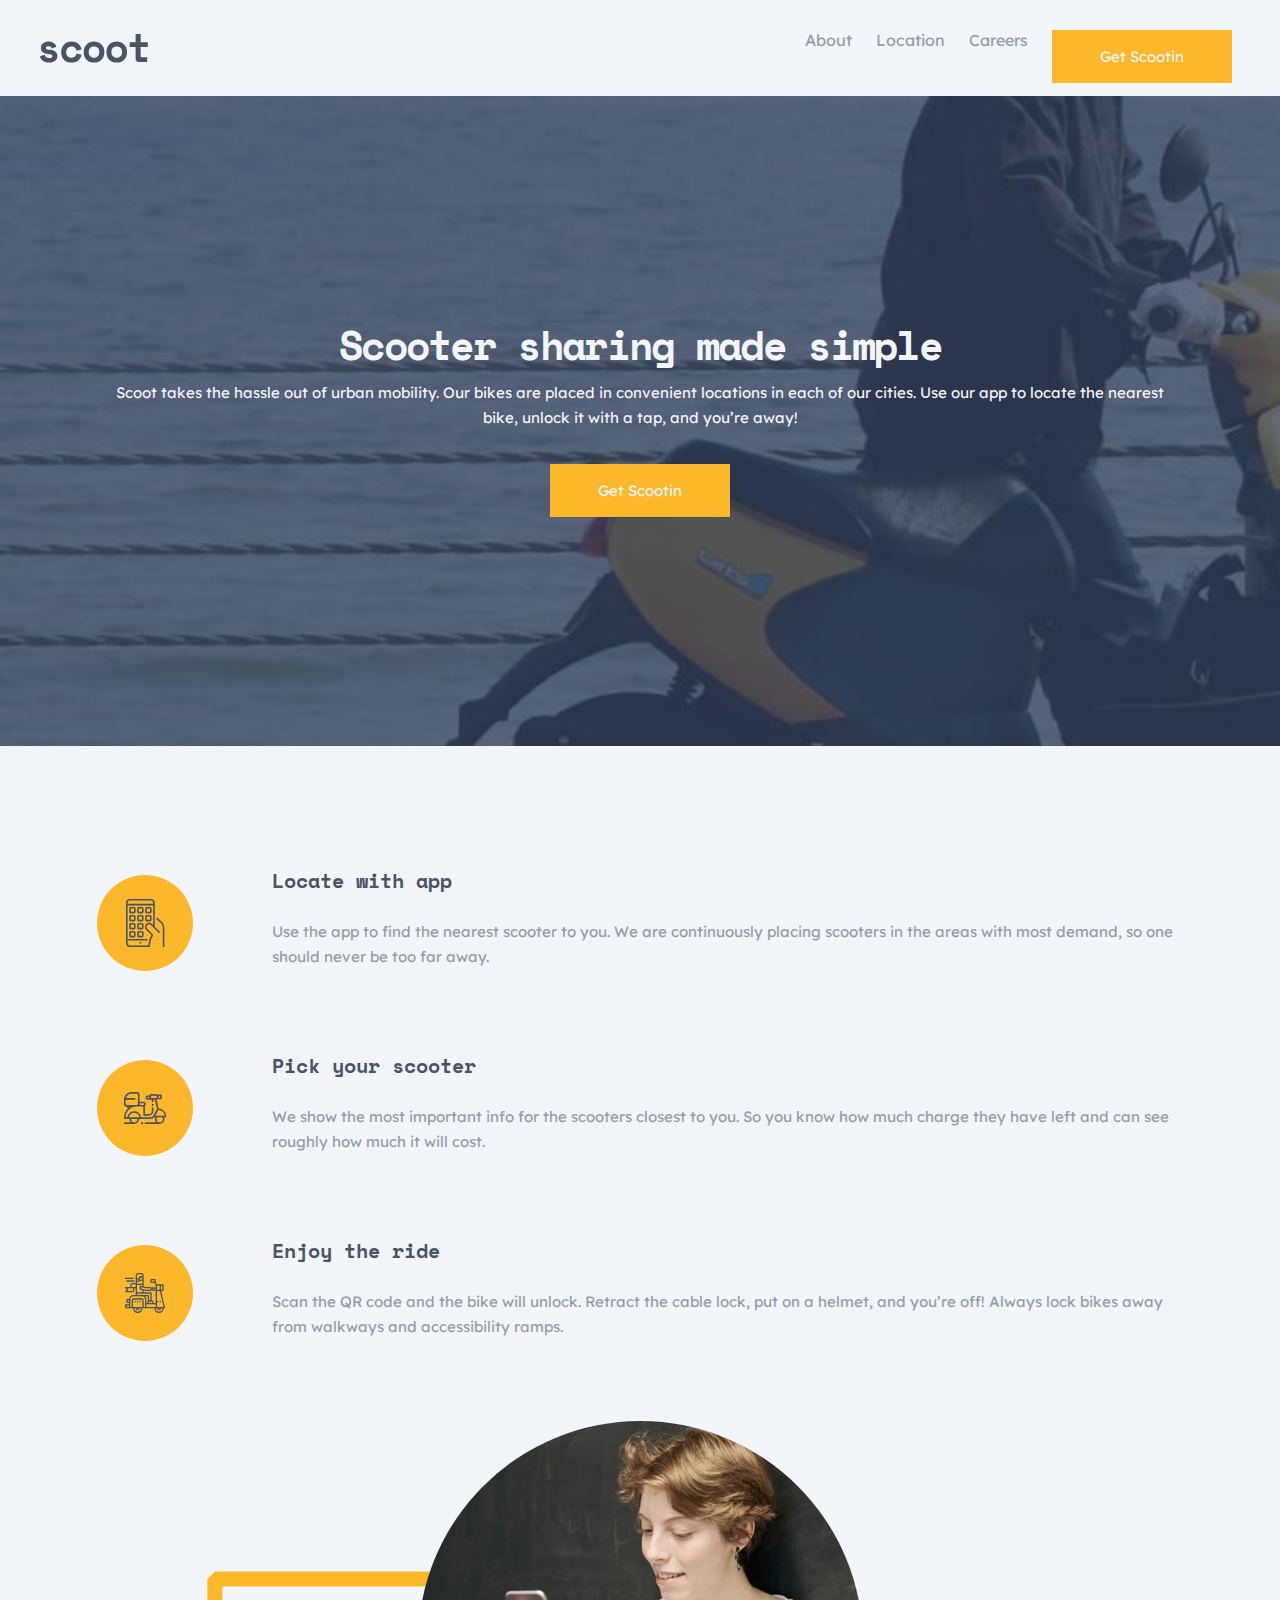
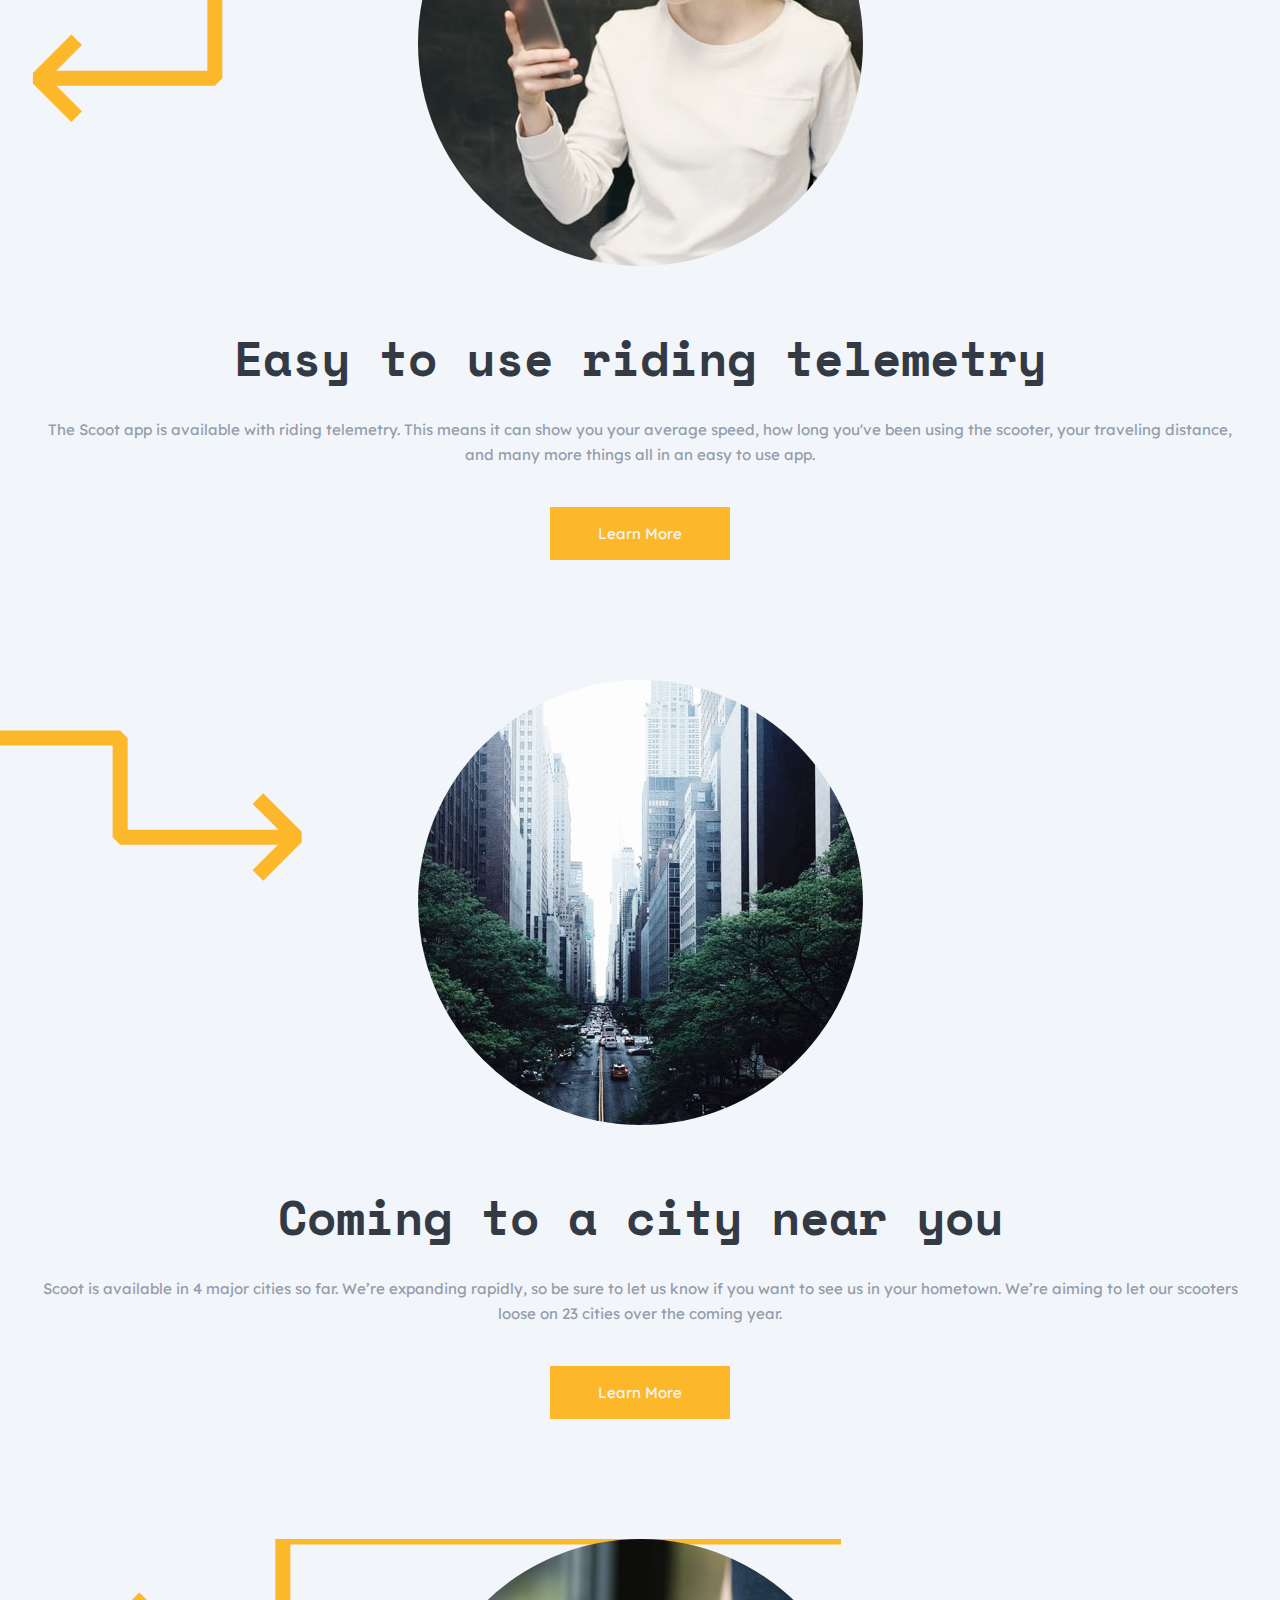
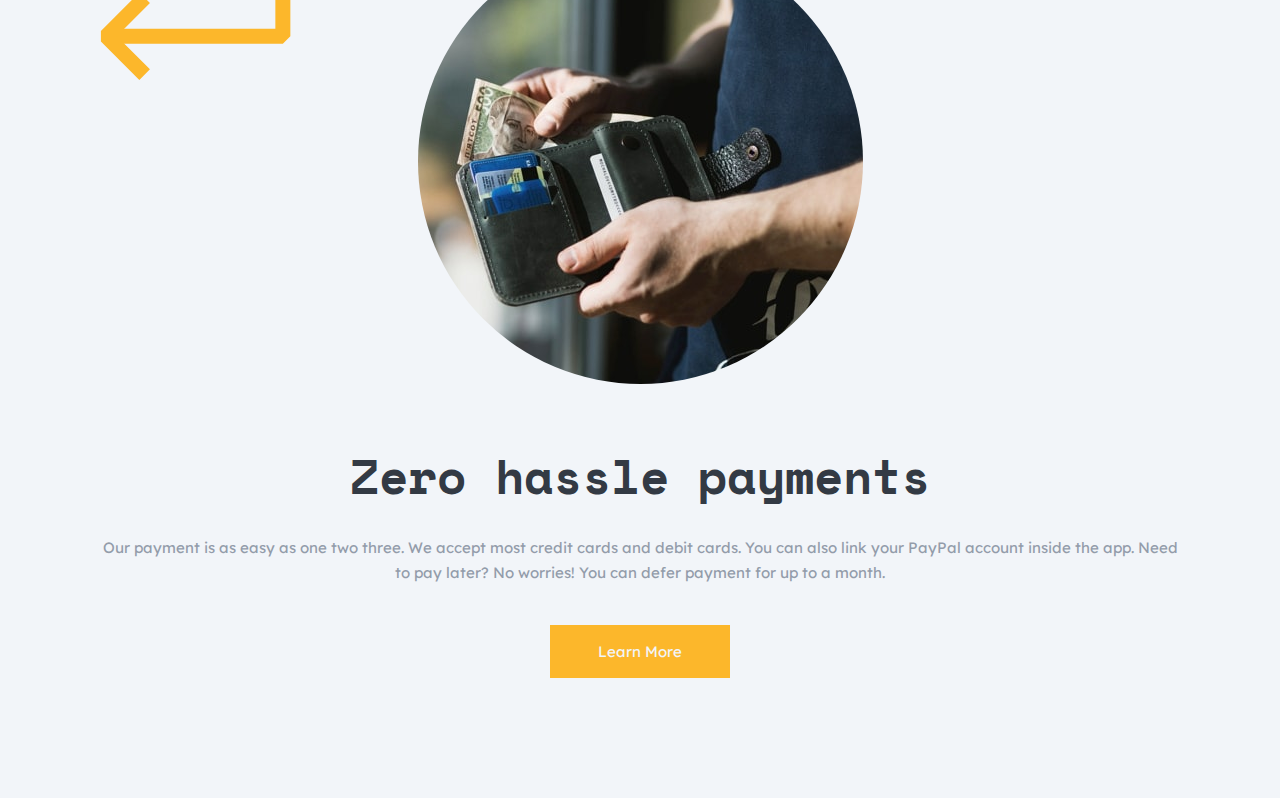
<file: index.html>
<!DOCTYPE html>
<html lang="es">
  <head>
    <meta charset="UTF-8" />
    <meta name="viewport" content="width=device-width, initial-scale=1.0" />
    <link rel="stylesheet" href="css/styles.css" />
    <link rel="preconnect" href="https://fonts.googleapis.com" />
    <link rel="preconnect" href="https://fonts.gstatic.com" crossorigin />
    <link
      href="https://fonts.googleapis.com/css2?family=Lexend+Deca:wght@100..900&family=Space+Mono:wght@400;700&display=swap"
      rel="stylesheet"
    />
    <title>scoot</title>
  </head>
  <body>
    <header class="header">
      <div class="top-bar">
        <img
          id="hamburger"
          class="hamburger"
          src="./assets/icons/hamburger.svg"
          alt="hamburguer icon"
        />
        <img src="./assets/logo.svg" alt="logo" />
      </div>
      <nav>
        <ul id="menu" class="menu">
          <li class="menu-item">
            <a class="menu-link" href="#">About</a>
          </li>
          <li class="menu-item">
            <a class="menu-link" href="#">Location</a>
          </li>
          <li class="menu-item">
            <a class="menu-link" href="#">Careers</a>
          </li>
          <li class="button-menu button">
            <a href="#">Get Scootin</a>
          </li>
        </ul>
      </nav>
      <div class="banner">
        <h1 class="main-title">Scooter sharing made simple</h1>
        <p class="textM">
          Scoot takes the hassle out of urban mobility. Our bikes are placed in
          convenient locations in each of our cities. Use our app to locate the
          nearest bike, unlock it with a tap, and you’re away!
        </p>
        <button class="button">Get Scootin</button>
      </div>
    </header>
    <main>
      <section>
        <div class="card-instruction">
          <img class="iconoS" src="./assets/icons/locate.svg" alt="locate" />
          <div class="instruction-text">
            <span class="title-h4">Locate with app</span>
            <span class="textMgrey"
              >Use the app to find the nearest scooter to you. We are
              continuously placing scooters in the areas with most demand, so
              one should never be too far away.
            </span>
          </div>
        </div>
        <div class="card-instruction">
          <img class="iconoS" src="./assets/icons/scooter.svg" alt="scooter" />
          <div class="instruction-text">
            <span class="title-h4">Pick your scooter</span>
            <span class="textMgrey"
              >We show the most important info for the scooters closest to you.
              So you know how much charge they have left and can see roughly how
              much it will cost.
            </span>
          </div>
        </div>
        <div class="card-instruction">
          <img class="iconoS" src="./assets/icons/ride.svg" alt="ride" />
          <div class="instruction-text">
            <span class="title-h4">Enjoy the ride</span>
            <span class="textMgrey"
              >Scan the QR code and the bike will unlock. Retract the cable
              lock, put on a helmet, and you’re off! Always lock bikes away from
              walkways and accessibility ramps.
            </span>
          </div>
        </div>
      </section>
      <section>
        <div class="arrowDownLeft">
          <img class="img-redonda" src="./assets/images/telemetry.jpg" alt="" />
          <span class="title-h2">Easy to use riding telemetry</span>
          <span class="textL">
            The Scoot app is available with riding telemetry. This means it can
            show you your average speed, how long you've been using the scooter,
            your traveling distance, and many more things all in an easy to use
            app.
          </span>
          <button class="button">Learn More</button>
        </div>
        <div class="arrowUpRigth">
          <img class="img-redonda" src="./assets/images/near-you.jpg" alt="" />
          <span class="title-h2">Coming to a city near you</span>
          <span class="textL">
            Scoot is available in 4 major cities so far. We’re expanding
            rapidly, so be sure to let us know if you want to see us in your
            hometown. We’re aiming to let our scooters loose on 23 cities over
            the coming year.
          </span>
          <button class="button">Learn More</button>
        </div>
        <div class="arrowUpLeft">
          <img class="img-redonda" src="./assets/images/payments.jpg" alt="" />
          <span class="title-h2">Zero hassle payments</span>
          <span class="textL">
            Our payment is as easy as one two three. We accept most credit cards
            and debit cards. You can also link your PayPal account inside the
            app. Need to pay later? No worries! You can defer payment for up to
            a month.
          </span>
          <button class="button">Learn More</button>
        </div>
      </section>
    </main>
    <footer></footer>
    <script src="./js/scripts.js"></script>
  </body>
</html>
</file>
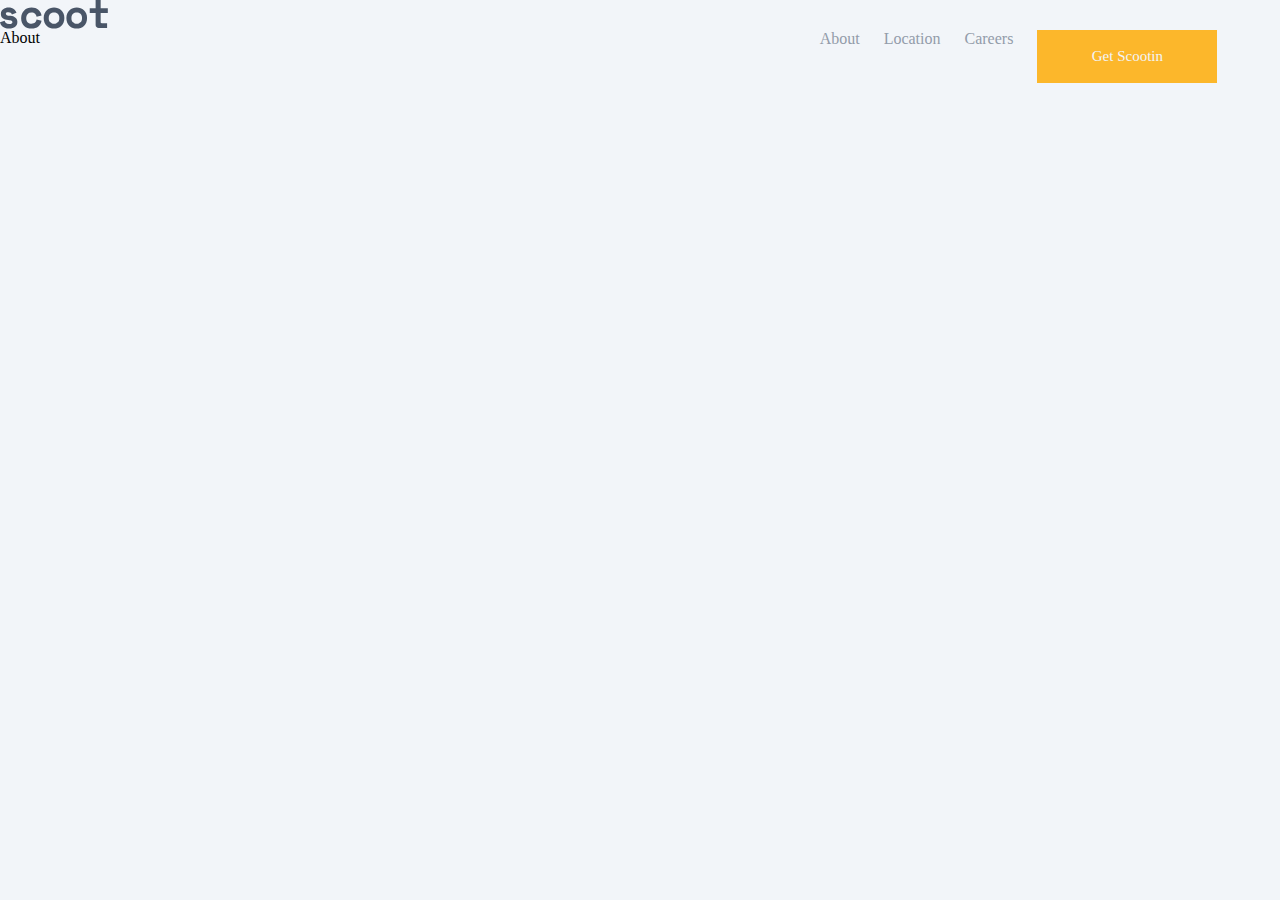
<file: html/about.html>
<!DOCTYPE html>
<html lang="es">
  <head>
    <meta charset="UTF-8" />
    <meta name="viewport" content="width=device-width, initial-scale=1.0" />
    <link rel="stylesheet" href="../css/styles.css" />
    <title>About</title>
  </head>
  <body>
    <header class="header">
      <div>
        <img
          id="hamburger"
          class="hamburger"
          src="../assets/icons/hamburger.svg"
          alt=""
        />
        <img class="logo" src="../assets/logo.svg" alt="" />
      </div>
      <nav>
        <ul id="menu" class="menu menu-show">
          <li class="menu-item"><a class="menu-link" href="">About</a></li>
          <li class="menu-item"><a class="menu-link" href="">Location</a></li>
          <li class="menu-item"><a class="menu-link" href="">Careers</a></li>
          <button class="button button-menu">Get Scootin</button>
        </ul>
      </nav>
    </header>
    <main>
      <div class="cabecera">
        <span class="h2">About</span>
      </div>
    </main>
    <script src="../js/scripts.js"></script>
  </body>
</html>
</file>
<file: css/styles.css>
* {
  box-sizing: border-box;
}
html {
  scroll-behavior: smooth;
}
img {
  display: block;
  max-width: 100%;
}
a {
  text-decoration: none;
  color: inherit;
}
ul {
  list-style: none;
  padding-left: 0;
  margin-top: 0;
  margin-bottom: 0;
}
body {
  margin: 0;
  font-family: "Lexend Deca", serif;
  background-color: var(--snow);
}
:root{
--yellow: #FCB72B;
--Dark-Navy:#495567;
--Blue-Dark:#333A44;
--Dim-Grey: #939CAA;
--Light-Grey:#E5ECF4;
--snow: #F2F5F9;
--Light-Yellow: #FFF4DF;

--space-mono:'Space mono', monospace;
--lexend-deca: 'Lexend deca', 'sans-serif';

--h1-mobile:40px;
--h2--mobile:32px;
--h2--tablet:48px;
--h3-mobile:24px;
--h4-mobile:20px;

--line-height-m:25px;
--line-height-l:28px;
--line-height-xl:40px;
--letter-spacing-s:-1.7px;

--font-weigth-bold:700;

--text-m:15px;

--margin-bottom-s:24px;
--margin-bottom-m:34px;
--margin-bottom-l:48px;


}
.menu{
  position: absolute;
  top: 64px;
  display: flex;
  flex-direction: column;
  gap: 24px;
  padding: 64px 32px 24px;
  width: 256px;
  height: calc(100vh - 64px);
  background-color:var(--Blue-Dark);
  color: var(--snow);
  translate: -100%;
  transition: translate 0.3s;
  z-index: 10;
}
@media screen and (width >=768px){
  .menu{
    flex-direction: row;
    justify-content: center;
    translate: 0;
    background-color:transparent;
    top: -34px;
    color: var(--Dim-Grey);
    width: 523px;
    right: 0;
  }
}
.menu-show{ 
translate:0;
}
.header{
  position: relative;
}
.top-bar{
  display: flex;
  align-items: center;
  justify-content: center;
  height:64px ;
}
@media screen and (width >=768px){
  .top-bar{
    flex-direction: row;
    justify-content: flex-start;
    align-items: center;
    height: 96px;
    padding-inline: 40px;
  }
}
.hamburger{
  position: absolute;
  left: 32px;
  top: 24px;
}
@media screen and (width >=768px){
  .hamburger{
    display: none;
  }
}

.banner{
  display: flex;
  position: relative;
  flex-direction: column;
  align-items: center;
  justify-content: center;
  height: 650px;
  background-image: url(../assets/images/home-hero-mobile.jpg);
  background-size: 100%;
  padding-inline: 32px;
  margin-bottom: 120px;
}
@media screen and (width >=768px){
  .banner{
    background-image: url(../assets/images/home-hero-tablet.jpg);
    background-repeat: no-repeat;
    padding-inline: 97px;
  }
  .banner:after{
    content: "";
  }
}
.main-title{
  margin: 0;
  font-size: var(--h1-mobile);
  font-family:var(--space-mono);
line-height: var(--line-height-xl);
color: var(--snow);
text-align: center;
letter-spacing: var(--letter-spacing-s);
}

.textM{
  font-size: var(--text-m);
  text-align: center;
  color: var(--snow);
  line-height: var(--line-height-m);
  margin-bottom: var(--margin-bottom-m);
}
.button{
  background-color: var(--yellow);
  width:180px;
  height: 53px;
  font-family: var(--lexend-deca);
  font-size: var(--text-m);
  border: none;
  color: var(--snow);
}
.button-menu{
  display: flex;
  width:180px;
  align-items: center;
  justify-content: center;
  margin-top: auto;
}
@media screen and (width >=768px){
  .button-menu{
    margin-top: 0;
  }
}
.title-h4{
  font-size: var(--h4-mobile);
  font-family: var(--space-mono);
  font-weight: var(--font-weigth-bold);
  margin-bottom: var(--margin-bottom-s);
  color: var(--Dark-Navy);
}
.card-instruction{
  display: flex;
  padding-inline: 32px;
  flex-direction: column;
  justify-content: center;
  align-items: center;
  margin-bottom: var(--margin-bottom-l);
}
@media screen and (width >=768px){
  .card-instruction{
    flex-direction: row;
    gap: 79px;
    padding-inline: 97px;
  }
}
.instruction-text{
  display: flex;
  flex-direction: column;
  align-items: center;
  
}
@media screen and (width >=768px){
  .instruction-text{
      text-align: left;
      align-items: start;
  }
}

.iconoS{
width:56px ;
margin-bottom: var(--margin-bottom-s);
}
@media screen and (width >=768px){
  .iconoS{
    width: 96px;
  }
}
.textMgrey{
 font-size: var(--text-m); 
 color: var(--Dim-Grey);
 line-height: var(--line-height-m);
  margin-bottom: var(--margin-bottom-m);
  text-align: center;
}
@media screen and (width >=768px){
  .textMgrey{
    text-align: left;
  }
}
.img-redonda{
  position: relative;
  width: 311px;
  border-radius: 160px;
  margin-bottom: 56px;
}
@media screen and (width >=768px){
  .img-redonda{
    width: 445px;
    border-radius: 225px;
  }
}
.arrowDownLeft{
  display: flex;
  flex-direction: column;
  align-items: center;
  padding-inline: 32px;
  background-image: url(../assets/patterns/left-downward-arrow.svg);
  background-repeat: no-repeat;
  background-position: 32px 150px;
  margin-bottom: 120px;
}
.arrowUpRigth{
  display: flex;
  flex-direction: column;
  align-items: center;
  padding-inline: 32px;
  background-image: url(../assets/patterns/right-arrow.svg);
  background-repeat: no-repeat;
  background-position: -150px 50px;
  margin-bottom: 120px;
}
.arrowUpLeft{
  display: flex;
  flex-direction: column;
  align-items: center;
  padding-inline: 32px;
  background-image: url(../assets/patterns/left-downward-arrow.svg);
  background-repeat: no-repeat;
  background-position: 100px -10px;
  margin-bottom: 120px;
}
@media screen and (width >=768px){
  .arrowUpLeft{
    padding-inline:97px ;
  }
}
.title-h2{
  font-size: var(--h2--mobile);
  font-family: var(--space-mono);
  color: var(--Blue-Dark);
  font-weight: var(--font-weigth-bold);
  text-align: center;
  margin-bottom: var(--margin-bottom-s);
}
@media screen and (width >=768px){
  .title-h2{
    font-size: var(--h2--tablet);
  }
}
.textL{
  text-align: center;
  font-size:15px;
  color: var(--Dim-Grey);
  margin-bottom: 40px;
  line-height: 25px;
}
</file>
